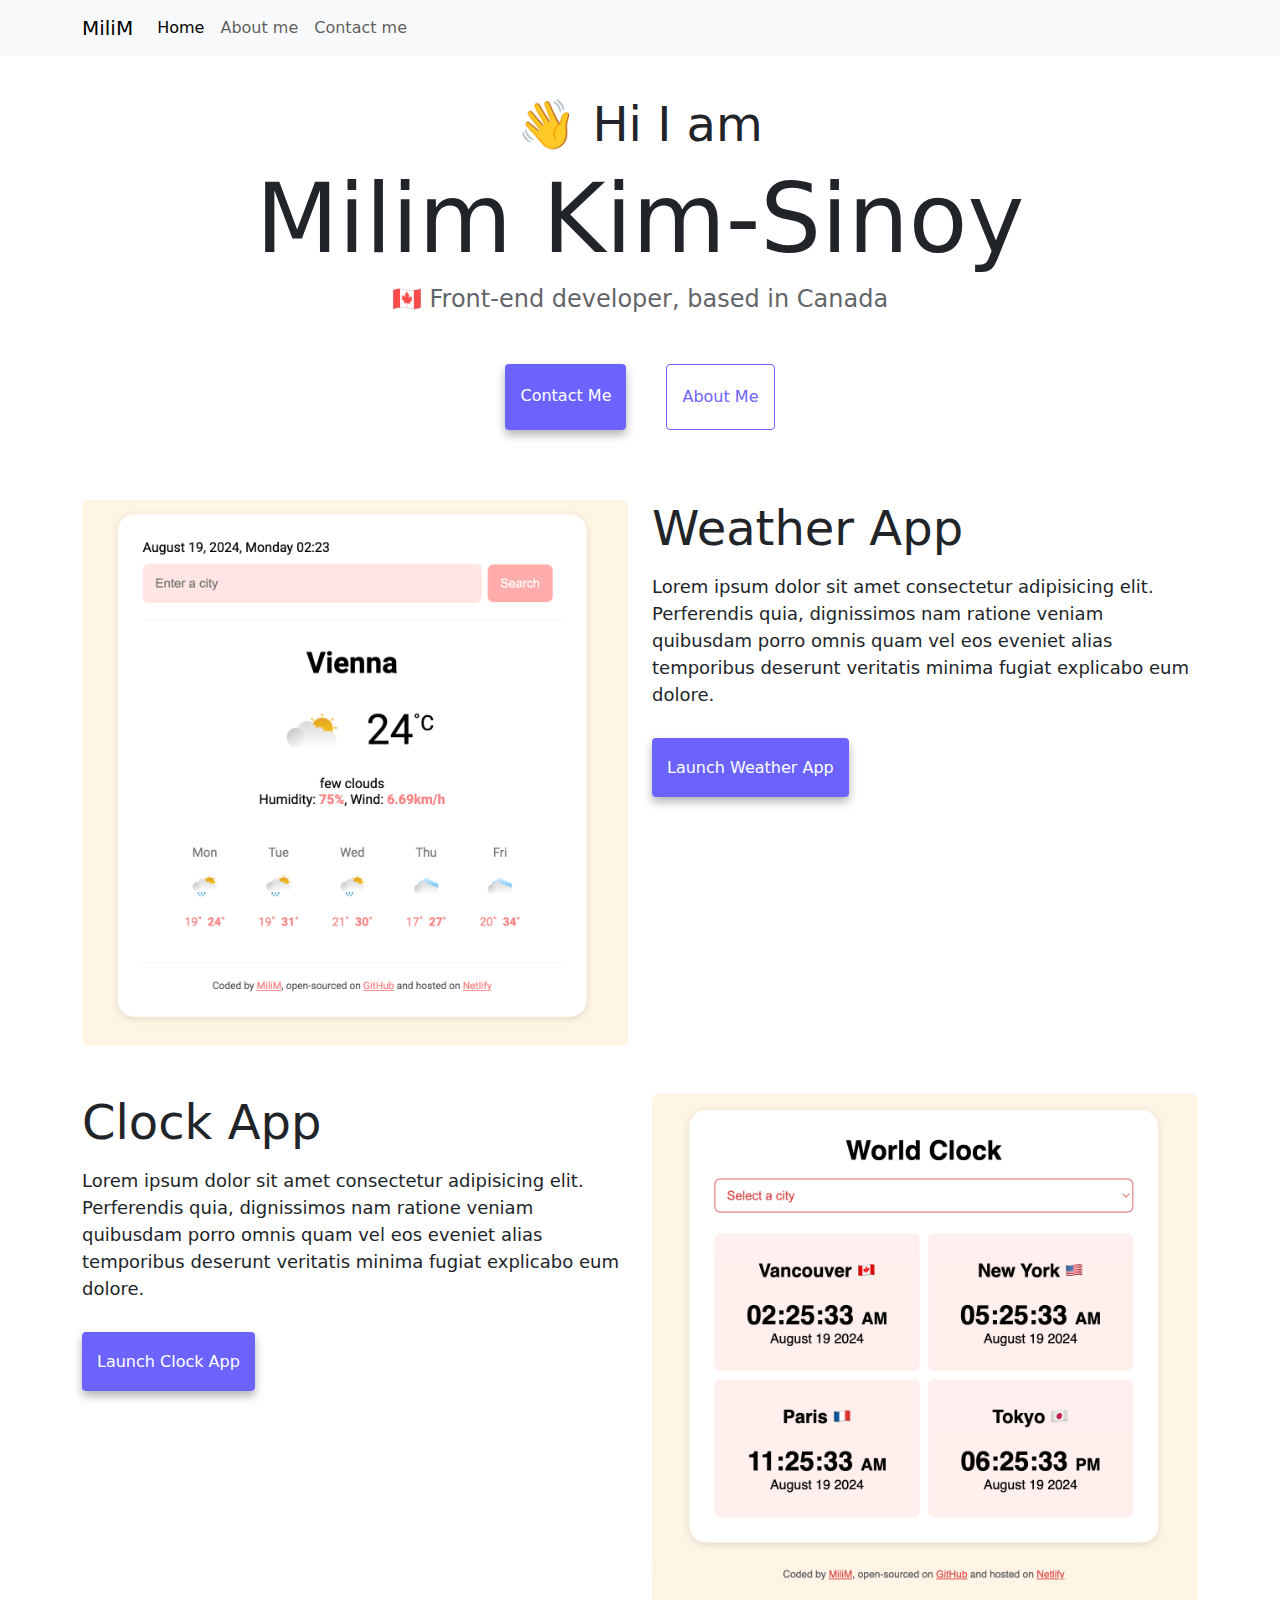
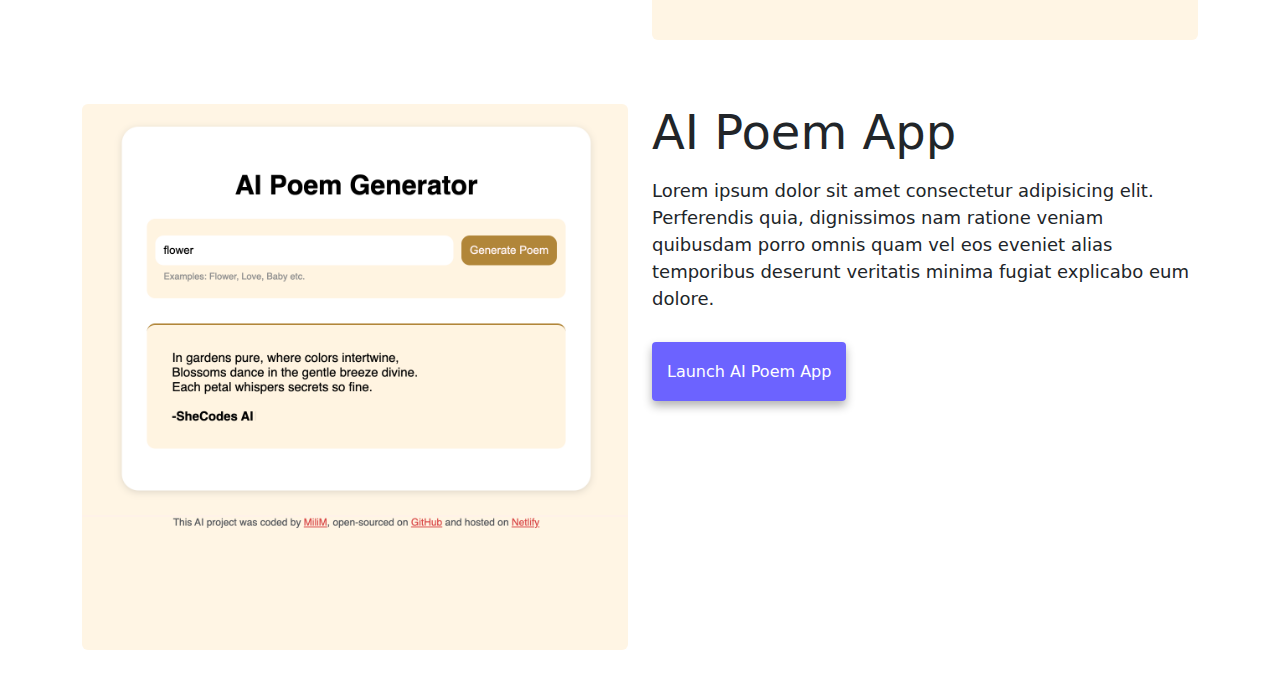
<file: index.html>
<!DOCTYPE html>
<html lang="en">
  <head>
    <meta charset="UTF-8" />
    <meta http-equiv="X-UA-Compatible" content="IE=edge" />
    <meta name="viewport" content="width=device-width, initial-scale=1.0" />
    <meta
      name="description"
      content="Milim Kim-Sinoy is a Front-end developer based in Canada."
    />
    <title>Milim Kim-Sinoy - Front-end Developer in Canada</title>
    <link rel="stylesheet" href="style.css" />
    <link
      href="https://cdn.jsdelivr.net/npm/bootstrap@5.3.3/dist/css/bootstrap.min.css"
      rel="stylesheet"
      integrity="sha384-QWTKZyjpPEjISv5WaRU9OFeRpok6YctnYmDr5pNlyT2bRjXh0JMhjY6hW+ALEwIH"
      crossorigin="anonymous"
    />
    <script
      src="https://cdn.jsdelivr.net/npm/bootstrap@5.3.3/dist/js/bootstrap.bundle.min.js"
      integrity="sha384-YvpcrYf0tY3lHB60NNkmXc5s9fDVZLESaAA55NDzOxhy9GkcIdslK1eN7N6jIeHz"
      crossorigin="anonymous"
    ></script>
  </head>
  <body>
    <nav class="navbar navbar-expand-lg navbar-light bg-light fixed-top">
      <div class="container">
        <a class="navbar-brand" href="index.html">MiliM</a>
        <button
          class="navbar-toggler"
          type="button"
          data-bs-toggle="collapse"
          data-bs-target="#navbarNavAltMarkup"
          aria-controls="navbarNavAltMarkup"
          aria-expanded="false"
          aria-label="Toggle navigation"
        >
          <span class="navbar-toggler-icon"></span>
        </button>
        <div class="collapse navbar-collapse" id="navbarNavAltMarkup">
          <div class="navbar-nav">
            <a class="nav-link active" aria-current="page" href="index.html"
              >Home</a
            >
            <a class="nav-link" href="about.html">About me</a>
            <a class="nav-link" href="about.html#contact">Contact me</a>
          </div>
        </div>
      </div>
    </nav>
    <h2 class="h2-text my-5 pt-5">👋 Hi I am</h2>
    <h1 class="h1-text">Milim Kim-Sinoy</h1>
    <h3 class="h3-text">🇨🇦 Front-end developer, based in Canada</h3>
    <div class="navigation-links">
      <a href="about.html#contact" class="contact-link">Contact me</a>
      <a href="about.html" class="about-link">About me</a>
    </div>
    <div class="container">
      <div class="row">
        <div class="col-md-6">
          <img
            src="images/weather.png"
            alt="Milim's work on the Weather App"
            class="img-fluid rounded"
          />
        </div>
        <div class="col-md-6">
          <h2 class="mb-3 h2-text-sub">Weather App</h2>
          <p>
            Lorem ipsum dolor sit amet consectetur adipisicing elit. Perferendis
            quia, dignissimos nam ratione veniam quibusdam porro omnis quam vel
            eos eveniet alias temporibus deserunt veritatis minima fugiat
            explicabo eum dolore.
          </p>
          <div class="mt-5">
            <a href="#" class="primary-link">Launch Weather App</a>
          </div>
        </div>
      </div>
      <div class="row my-5">
        <div class="col-md-6">
          <h2 class="mb-3 h2-text-sub">Clock App</h2>
          <p>
            Lorem ipsum dolor sit amet consectetur adipisicing elit. Perferendis
            quia, dignissimos nam ratione veniam quibusdam porro omnis quam vel
            eos eveniet alias temporibus deserunt veritatis minima fugiat
            explicabo eum dolore.
          </p>
          <div class="mt-5">
            <a href="#" class="primary-link">Launch Clock App</a>
          </div>
        </div>
        <div class="col-md-6 mb-3 mt-5 mt-md-0">
          <img
            src="images/clock.png"
            alt="Milim's work on the Clock App"
            class="img-fluid rounded"
          />
        </div>
      </div>
      <div class="row my-5">
        <div class="col-md-6">
          <img
            src="images/poem.png"
            alt="Milim's AI Poem Generator App"
            class="img-fluid rounded"
          />
        </div>
        <div class="col-md-6">
          <h2 class="mb-3 h2-text-sub">AI Poem App</h2>
          <p>
            Lorem ipsum dolor sit amet consectetur adipisicing elit. Perferendis
            quia, dignissimos nam ratione veniam quibusdam porro omnis quam vel
            eos eveniet alias temporibus deserunt veritatis minima fugiat
            explicabo eum dolore.
          </p>
          <div class="mt-5">
            <a href="#" class="primary-link">Launch AI Poem App</a>
          </div>
        </div>
      </div>
    </div>
  </body>
</html>
</file>
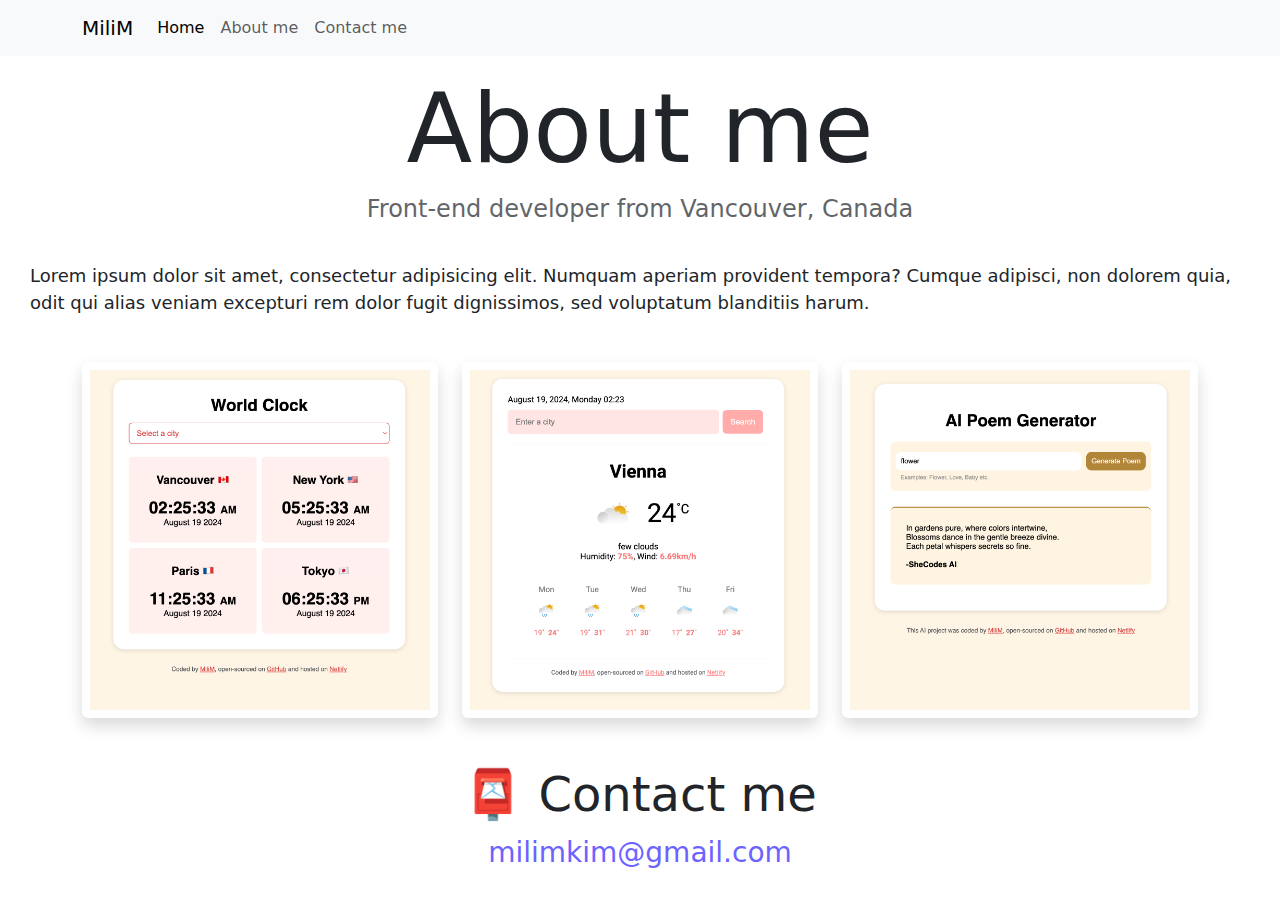
<file: about.html>
<!DOCTYPE html>
<html lang="en">
  <head>
    <meta charset="UTF-8" />
    <meta http-equiv="X-UA-Compatible" content="IE=edge" />
    <meta name="viewport" content="width=device-width, initial-scale=1.0" />
    <link rel="stylesheet" href="style.css" />
    <link
      href="https://cdn.jsdelivr.net/npm/bootstrap@5.3.3/dist/css/bootstrap.min.css"
      rel="stylesheet"
      integrity="sha384-QWTKZyjpPEjISv5WaRU9OFeRpok6YctnYmDr5pNlyT2bRjXh0JMhjY6hW+ALEwIH"
      crossorigin="anonymous"
    />
    <script
      src="https://cdn.jsdelivr.net/npm/bootstrap@5.3.3/dist/js/bootstrap.bundle.min.js"
      integrity="sha384-YvpcrYf0tY3lHB60NNkmXc5s9fDVZLESaAA55NDzOxhy9GkcIdslK1eN7N6jIeHz"
      crossorigin="anonymous"
    ></script>
    <title>About [Your name]</title>
  </head>

  <body>
    <nav class="navbar navbar-expand-lg navbar-light bg-light fixed-top">
      <div class="container">
        <a class="navbar-brand" href="index.html">MiliM</a>
        <button
          class="navbar-toggler"
          type="button"
          data-bs-toggle="collapse"
          data-bs-target="#navbarNavAltMarkup"
          aria-controls="navbarNavAltMarkup"
          aria-expanded="false"
          aria-label="Toggle navigation"
        >
          <span class="navbar-toggler-icon"></span>
        </button>
        <div class="collapse navbar-collapse" id="navbarNavAltMarkup">
          <div class="navbar-nav">
            <a class="nav-link active" aria-current="page" href="index.html"
              >Home</a
            >
            <a class="nav-link" href="about.html">About me</a>
            <a class="nav-link" href="about.html#contact">Contact me</a>
          </div>
        </div>
      </div>
    </nav>

    <h1 class="h1-text mt-4 pt-5">About me</h1>
    <h3 class="h3-text">Front-end developer from Vancouver, Canada</h3>
    <div class="about-paragraphs">
      <p>
        Lorem ipsum dolor sit amet, consectetur adipisicing elit. Numquam
        aperiam provident tempora? Cumque adipisci, non dolorem quia, odit qui
        alias veniam excepturi rem dolor fugit dignissimos, sed voluptatum
        blanditiis harum.
      </p>
    </div>
    <div class="container">
      <div class="row">
        <div class="col-sm-4">
          <img
            src="images/clock.png"
            alt=""
            class="img-fluid p-2 shadow rounded"
          />
        </div>
        <div class="col-sm-4">
          <img
            src="images/weather.png"
            alt=""
            class="img-fluid p-2 shadow rounded"
          />
        </div>
        <div class="col-sm-4">
          <img
            src="images/poem.png"
            alt=""
            class="img-fluid p-2 shadow rounded"
          />
        </div>
      </div>
    </div>
    <div id="contact">
      <h2 class="h2-text mt-5">📮 Contact me</h2>
      <a href="mailto:milimkim@gmail.com" class="email-link">
        milimkim@gmail.com
      </a>
    </div>
  </body>
</html>
</file>
<file: style.css>
:root {
  --primary-color: #6c63ff;
  --secondary-color: #f5f2fe;
  --box-shadow: 0 5px 10px rgba(0, 0, 0, 0.3);
  --bs-gutter-x: 1.5rem;
  --bs-gutter-y: 0;
}

h1,
h2,
h3 {
  text-align: center;
  margin: 0;
}

.h1-text {
  font-size: 96px;
  margin-top: -40px;
}

.h2-text {
  font-size: 48px;
}

.h3-text {
  font-size: 24px;
  opacity: 0.7;
}

.h2-text-sub {
  font-size: 48px;
  text-align: left;
}

p {
  font-size: 18px;
  line-height: 1.5;
}

.navigation-links {
  display: flex;
  margin-top: 30px;
  justify-content: center;
}

.navigation-links a {
  margin: 20px 20px 70px 20px;
  border-radius: 4px;
  padding: 20px 15px;
  text-decoration: none;
  text-transform: capitalize;
}

a:hover {
  color: blue;
}

.contact-link {
  background: var(--primary-color);
  box-shadow: var(--box-shadow);
  color: white;
}

.about-link {
  color: var(--primary-color);
  border: 1px solid var(--primary-color);
}

.homepage-link {
  color: var(--primary-color);
  text-align: center;
  display: block;
  margin-top: 30px;
}

.about-paragraphs p {
  padding: 30px;
  font-size: 18px;
  line-height: 1.5;
}

.email-link {
  display: flex;
  justify-content: center;
  color: var(--primary-color);
  font-size: 28px;
  text-decoration: none;
}

.email-link:hover {
  text-decoration: underline;
}

.primary-link {
  border-radius: 4px;
  padding: 20px 15px;
  margin-bottom: 10px;
  text-decoration: none;
  text-transform: capitalize;
  background: var(--primary-color);
  box-shadow: var(--box-shadow);
  color: white;
}

.row {
  display: flex;
  flex-wrap: wrap;
  margin-top: calc(var(--bs-gutter-y) * -1);
  margin-right: calc(var(--bs-gutter-x) / -2);
  margin-left: calc(var(--bs-gutter-x) / -2);
}
</file>
